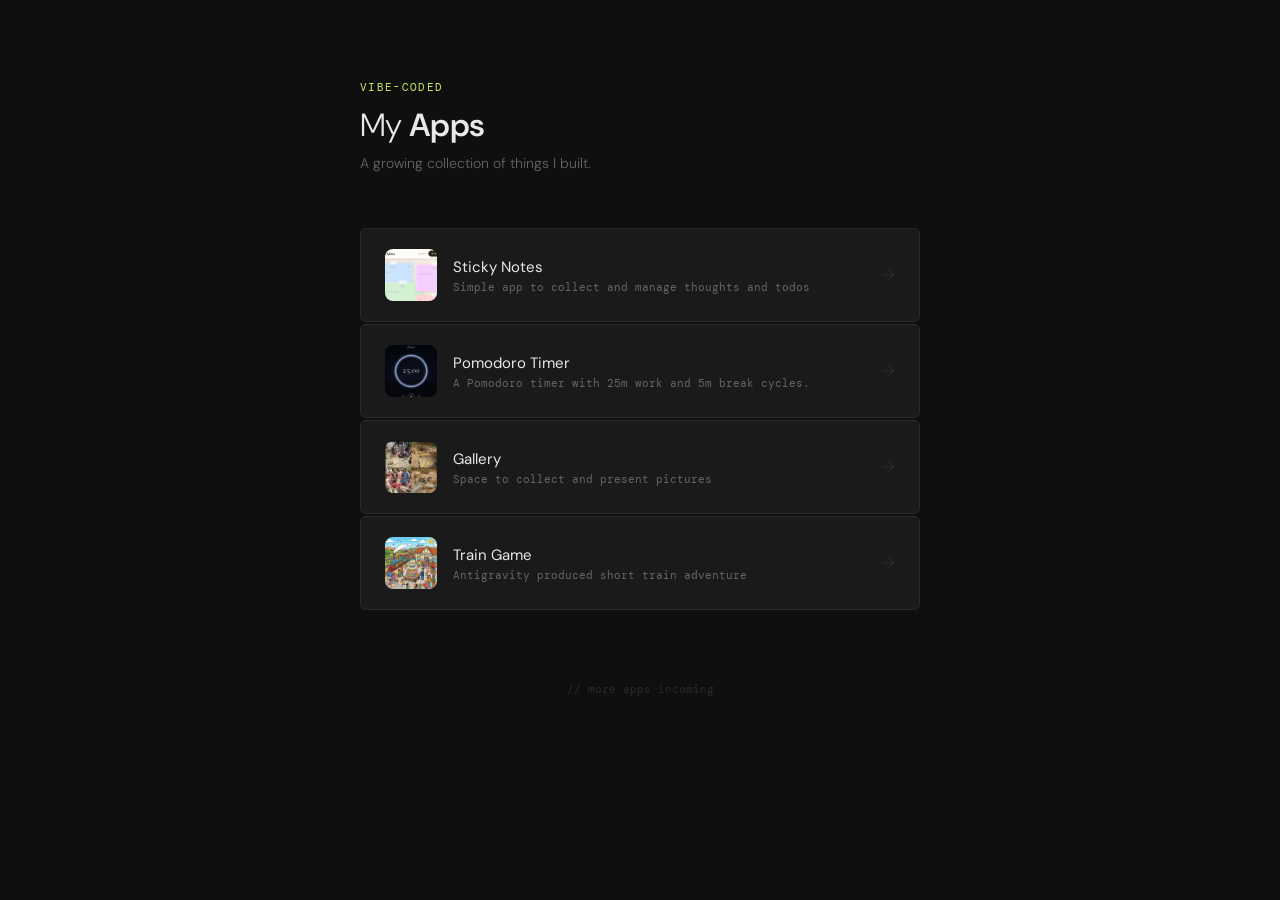
<file: index.html>
<!DOCTYPE html>
<html lang="en">
<head>
  <meta charset="UTF-8">
  <meta name="viewport" content="width=device-width, initial-scale=1.0">
  <title>My Apps</title>
  <link rel="manifest" href="manifest.webmanifest">
  <meta name="theme-color" content="#d8b4fe">
  <link rel="icon" type="image/png" sizes="32x32" href="icon-32.png">
  <link rel="apple-touch-icon" href="icon-180.png">
  <style>
    @import url('https://fonts.googleapis.com/css2?family=DM+Mono:wght@400;500&family=DM+Sans:wght@300;400;600&display=swap');

    *, *::before, *::after { box-sizing: border-box; margin: 0; padding: 0; }

    :root {
      --bg: #0f0f0f;
      --surface: #1a1a1a;
      --border: #2a2a2a;
      --text: #e8e8e8;
      --muted: #666;
      --accent: #c8f060;
    }

    body {
      background: var(--bg);
      color: var(--text);
      font-family: 'DM Sans', sans-serif;
      min-height: 100vh;
      display: flex;
      flex-direction: column;
      align-items: center;
      padding: 80px 24px;
    }

    header {
      text-align: left;
      width: 100%;
      max-width: 560px;
      margin-bottom: 56px;
    }

    header .label {
      font-family: 'DM Mono', monospace;
      font-size: 11px;
      color: var(--accent);
      letter-spacing: 0.12em;
      text-transform: uppercase;
      margin-bottom: 12px;
    }

    h1 {
      font-size: 32px;
      font-weight: 300;
      letter-spacing: -0.02em;
      line-height: 1.2;
    }

    h1 span {
      font-weight: 600;
    }

    .subtitle {
      margin-top: 10px;
      font-size: 14px;
      color: var(--muted);
      font-weight: 300;
    }

    ul {
      list-style: none;
      width: 100%;
      max-width: 560px;
      display: flex;
      flex-direction: column;
      gap: 2px;
    }

    li a {
      display: flex;
      align-items: center;
      justify-content: space-between;
      padding: 20px 24px;
      background: var(--surface);
      border: 1px solid var(--border);
      border-radius: 6px;
      text-decoration: none;
      color: var(--text);
      transition: border-color 0.15s, background 0.15s;
    }

    li a:hover {
      background: #222;
      border-color: var(--accent);
    }

    li a:hover .arrow {
      color: var(--accent);
      transform: translateX(3px);
    }

    .app-name {
      font-size: 15px;
      font-weight: 400;
    }

    .app-desc {
      font-family: 'DM Mono', monospace;
      font-size: 11px;
      color: var(--muted);
      margin-top: 3px;
    }

    .app-thumb {
      width: 52px;
      height: 52px;
      border-radius: 8px;
      object-fit: cover;
      flex-shrink: 0;
      background: var(--border);
    }

    .app-thumb-placeholder {
      width: 52px;
      height: 52px;
      border-radius: 8px;
      background: var(--border);
      flex-shrink: 0;
    }

    .app-info {
      flex: 1;
      padding: 0 16px;
    }

    .arrow {
      font-size: 18px;
      color: var(--border);
      transition: color 0.15s, transform 0.15s;
    }

    footer {
      margin-top: 72px;
      font-family: 'DM Mono', monospace;
      font-size: 11px;
      color: var(--border);
    }
  </style>
</head>
<body>

  <header>
    <div class="label">vibe-coded</div>
    <h1>My <span>Apps</span></h1>
    <p class="subtitle">A growing collection of things I built.</p>
  </header>

  <ul>
    <!-- Add or edit apps below -->

    <li>
      <a href="https://philoutram.github.io/vibe-coded-apps/sticky-notes.html">
        <img class="app-thumb" src="sticky-notes.jpg" alt="Sticky notes thumbnail">
        <div class="app-info">
          <div class="app-name">Sticky Notes</div>
          <div class="app-desc">Simple app to collect and manage thoughts and todos</div>
        </div>
        <span class="arrow">→</span>
      </a>
    </li>

    <li>
      <a href="https://philoutram.github.io/vibe-coded-apps/pomodoro.html">
        <img class="app-thumb" src="pomodoro.jpg" alt="Pomodoro thumbnail">
        <div class="app-info">
          <div class="app-name">Pomodoro Timer</div>
          <div class="app-desc">A Pomodoro timer with 25m work and 5m break cycles.</div>
        </div>
        <span class="arrow">→</span>
      </a>
    </li>

    <li>
      <a href="https://philoutram.github.io/vibe-coded-apps/gallery.html">
        <img class="app-thumb" src="gallery.jpg" alt="Gallery thumbnail">
        <div class="app-info">
          <div class="app-name">Gallery</div>
          <div class="app-desc">Space to collect and present pictures</div>
        </div>
        <span class="arrow">→</span>
      </a>
    </li>

    <li>
      <a href="https://philoutram.github.io/vibe-coded-apps/train-game/index.html">
        <img class="app-thumb" src="train-game/assets/intro_station.png" alt="Gallery thumbnail">
        <div class="app-info">
          <div class="app-name">Train Game</div>
          <div class="app-desc">Antigravity produced short train adventure</div>
        </div>
        <span class="arrow">→</span>
      </a>
    </li>

  </ul>

  <footer>// more apps incoming</footer>

</body>
</html>
</file>
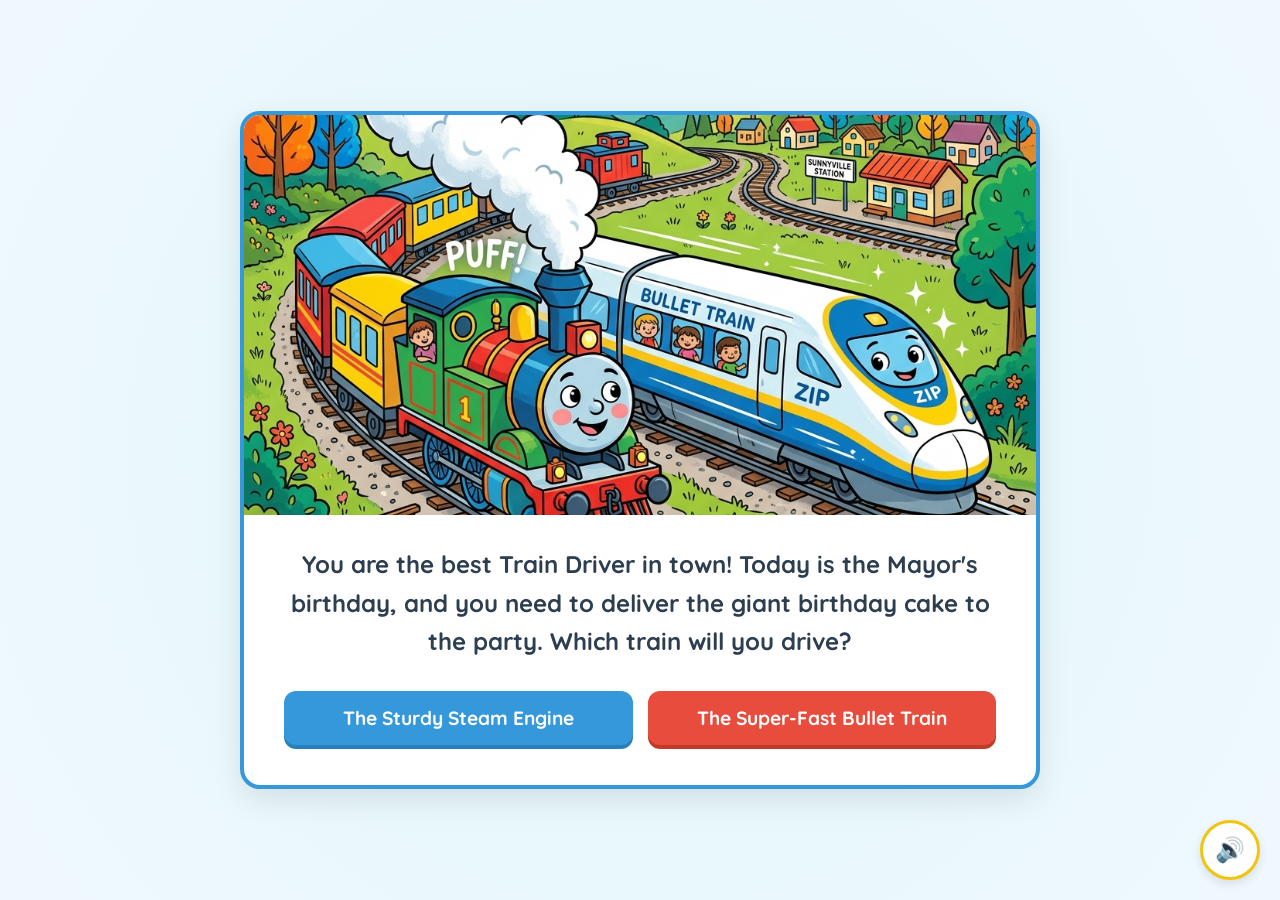
<file: train-game/index.html>
<!DOCTYPE html>
<html lang="en">
<head>
    <meta charset="UTF-8">
    <meta name="viewport" content="width=device-width, initial-scale=1.0">
    <title>Great Train Adventure!</title>
    <link rel="stylesheet" href="index.css">
    <link href="https://fonts.googleapis.com/css2?family=Quicksand:wght@500;700&display=swap" rel="stylesheet">
</head>
<body>
    <div id="game-container">
        <div id="image-container">
            <img id="scene-image" src="" alt="Story Image" style="display:none;">
        </div>
        <div id="story-container">
            <p id="story-text">Loading...</p>
        </div>
        <div id="choices-container">
            <!-- Buttons will be injected here -->
        </div>
    </div>
    
    <button id="sound-toggle" title="Toggle Sound">🔊</button>

    <script src="main.js"></script>
</body>
</html>
</file>
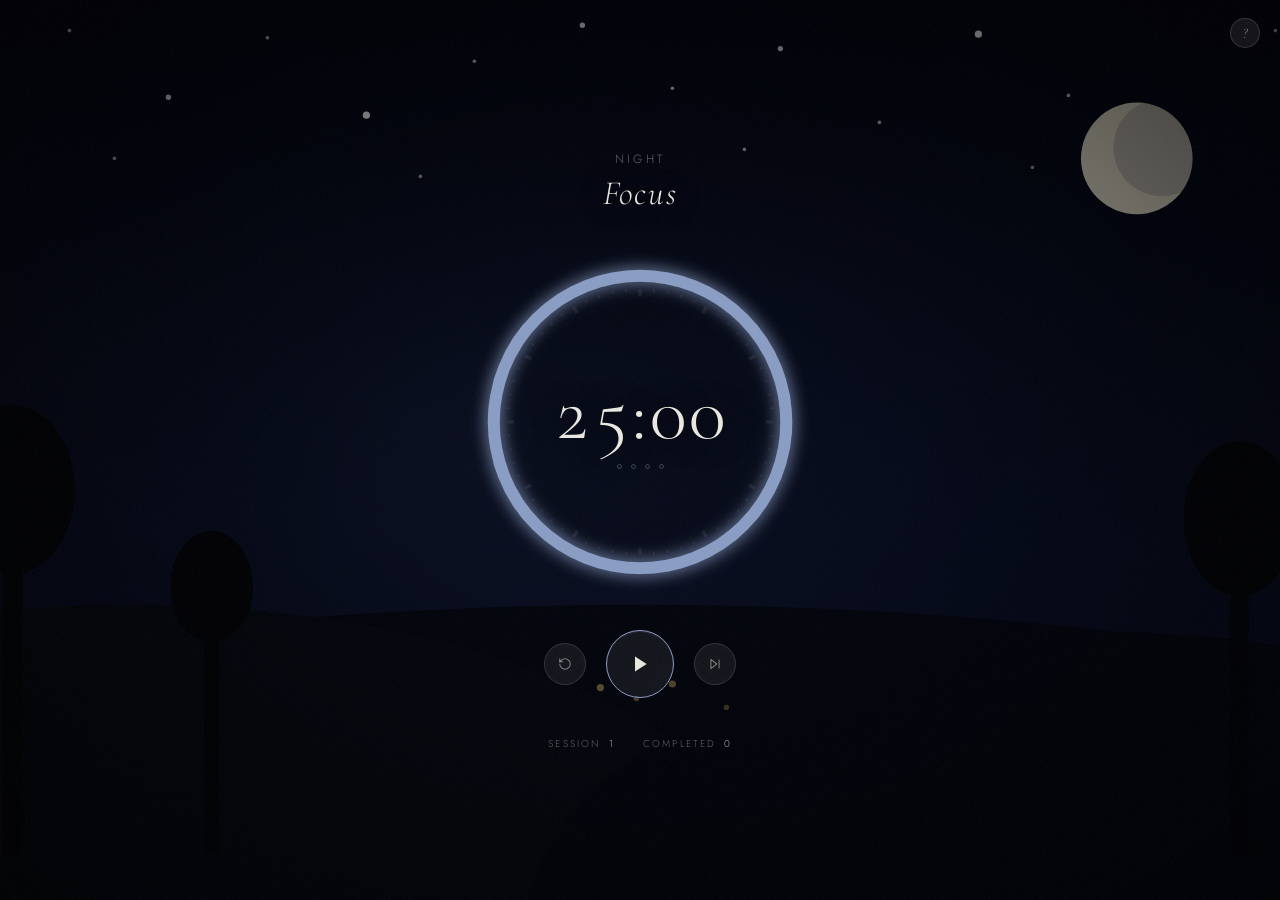
<file: pomodoro.html>
<!DOCTYPE html>
<html lang="en">
<head>
<meta charset="UTF-8">
<meta name="viewport" content="width=device-width, initial-scale=1.0">
<title>Pomodoro</title>
<link href="https://fonts.googleapis.com/css2?family=Cormorant+Garamond:ital,wght@0,300;0,400;1,300;1,400&family=Jost:wght@200;300;400&display=swap" rel="stylesheet">
<style>
  *, *::before, *::after { box-sizing: border-box; margin: 0; padding: 0; }

  :root {
    --accent: #7BA7BC;
    --bg: #1a1f2e;
    --surface: rgba(255,255,255,0.07);
    --surface-border: rgba(255,255,255,0.13);
    --text: #EAE8E0;
    --text-dim: rgba(234,232,224,0.42);
    --size: min(72vw, 340px);
    --stroke: 7;
  }

  body {
    background: var(--bg);
    color: var(--text);
    font-family: 'Jost', sans-serif;
    min-height: 100vh;
    display: flex;
    flex-direction: column;
    align-items: center;
    justify-content: center;
    overflow: hidden;
    position: relative;
    transition: background 3s ease;
  }

  #scene {
    position: fixed;
    inset: 0;
    z-index: 0;
    transition: opacity 2s ease;
  }
  #scene svg { width: 100%; height: 100%; }

  #vignette {
    position: fixed;
    inset: 0;
    z-index: 1;
    background: radial-gradient(ellipse at center, transparent 25%, rgba(0,0,0,0.6) 100%);
    pointer-events: none;
  }

  #tint {
    position: fixed;
    inset: 0;
    z-index: 1;
    background: rgba(0,0,0,0.22);
    pointer-events: none;
  }

  body::after {
    content: '';
    position: fixed;
    inset: 0;
    z-index: 200;
    pointer-events: none;
    opacity: 0.03;
    background-image: url("data:image/svg+xml,%3Csvg viewBox='0 0 512 512' xmlns='http://www.w3.org/2000/svg'%3E%3Cfilter id='n'%3E%3CfeTurbulence type='fractalNoise' baseFrequency='0.85' numOctaves='4' stitchTiles='stitch'/%3E%3C/filter%3E%3Crect width='100%25' height='100%25' filter='url(%23n)'/%3E%3C/svg%3E");
  }

  .container {
    position: relative;
    z-index: 10;
    display: flex;
    flex-direction: column;
    align-items: center;
    gap: 38px;
  }

  .header-group {
    display: flex;
    flex-direction: column;
    align-items: center;
    gap: 5px;
  }

  #timeOfDay {
    font-family: 'Jost', sans-serif;
    font-size: clamp(11px, 2vw, 12px);
    font-weight: 300;
    letter-spacing: 0.28em;
    text-transform: uppercase;
    color: var(--text-dim);
  }

  .mode-label {
    font-family: 'Cormorant Garamond', serif;
    font-size: clamp(26px, 6vw, 34px);
    font-weight: 300;
    font-style: italic;
    letter-spacing: 0.05em;
    color: var(--text);
    text-shadow: 0 2px 24px rgba(0,0,0,0.6);
    transition: color 1s ease;
  }

  .timer-wrap {
    position: relative;
    width: var(--size);
    height: var(--size);
  }

  svg.ring {
    width: 100%;
    height: 100%;
    transform: rotate(-90deg);
  }

  .ring-bg {
    fill: none;
    stroke: rgba(255,255,255,0.07);
    stroke-width: var(--stroke);
  }

  .ring-glass { fill: rgba(8,10,20,0.32); }

  .ring-progress {
    fill: none;
    stroke-width: var(--stroke);
    stroke-linecap: round;
    transition: stroke-dashoffset 1s linear, stroke 1.5s ease, filter 1.5s ease;
    stroke: var(--accent);
    filter: drop-shadow(0 0 5px var(--accent));
  }

  .timer-center {
    position: absolute;
    inset: 0;
    display: flex;
    flex-direction: column;
    align-items: center;
    justify-content: center;
    gap: 12px;
  }

  .time-display {
    font-family: 'Cormorant Garamond', serif;
    font-size: clamp(54px, 14vw, 78px);
    font-weight: 300;
    letter-spacing: 0.02em;
    line-height: 1;
    color: var(--text);
    font-variant-numeric: tabular-nums;
    text-shadow: 0 2px 28px rgba(0,0,0,0.65);
  }

  .dots {
    display: flex;
    gap: 9px;
    align-items: center;
  }

  .dot {
    width: 5px;
    height: 5px;
    border-radius: 50%;
    background: transparent;
    border: 1px solid rgba(255,255,255,0.22);
    transition: all 0.6s ease;
  }

  .dot.filled {
    background: var(--accent);
    border-color: var(--accent);
    box-shadow: 0 0 6px var(--accent);
  }

  .controls {
    display: flex;
    align-items: center;
    gap: 20px;
  }

  button {
    cursor: pointer;
    border: none;
    background: none;
    color: var(--text);
    transition: all 0.25s ease;
    font-family: 'Jost', sans-serif;
    display: flex;
    align-items: center;
    justify-content: center;
  }

  button:hover { opacity: 0.6; }
  button:active { transform: scale(0.93); }

  .btn-secondary {
    width: 42px;
    height: 42px;
    border-radius: 50%;
    background: var(--surface);
    border: 1px solid var(--surface-border);
    color: rgba(234,232,224,0.5);
    backdrop-filter: blur(12px);
    -webkit-backdrop-filter: blur(12px);
  }

  .btn-main {
    width: 68px;
    height: 68px;
    border-radius: 50%;
    background: var(--surface);
    border: 1.5px solid var(--accent);
    box-shadow: 0 0 0 0 var(--accent), inset 0 1px 0 rgba(255,255,255,0.08);
    transition: border-color 1.5s ease, box-shadow 0.5s ease, transform 0.2s ease;
    backdrop-filter: blur(14px);
    -webkit-backdrop-filter: blur(14px);
  }

  .btn-main:hover {
    opacity: 1;
    box-shadow: 0 0 22px 3px var(--accent), inset 0 1px 0 rgba(255,255,255,0.08);
    transform: scale(1.04);
  }

  .info-row {
    display: flex;
    gap: 28px;
    font-size: 10px;
    font-weight: 300;
    letter-spacing: 0.22em;
    color: var(--text-dim);
    text-transform: uppercase;
  }

  .info-item { display: flex; gap: 7px; align-items: center; }
  .info-val { color: rgba(234,232,224,0.72); }

  .running .btn-main {
    animation: breathe 5s ease-in-out infinite;
  }

  @keyframes breathe {
    0%, 100% { box-shadow: 0 0 8px 0 var(--accent), inset 0 1px 0 rgba(255,255,255,0.08); }
    50%       { box-shadow: 0 0 26px 5px var(--accent), inset 0 1px 0 rgba(255,255,255,0.08); }
  }

  @keyframes fadeGlow {
    0%,100% { opacity:1; }
    45%     { opacity:0.45; }
  }
  .flash { animation: fadeGlow 1.6s ease 2; }

  /* ── Help button ── */
  #helpBtn {
    position: fixed;
    top: 18px;
    right: 20px;
    z-index: 50;
    width: 30px;
    height: 30px;
    border-radius: 50%;
    background: rgba(255,255,255,0.08);
    border: 1px solid rgba(255,255,255,0.14);
    color: rgba(234,232,224,0.45);
    font-family: 'Cormorant Garamond', serif;
    font-size: 15px;
    font-style: italic;
    font-weight: 400;
    cursor: pointer;
    display: flex;
    align-items: center;
    justify-content: center;
    transition: all 0.25s ease;
    backdrop-filter: blur(10px);
    -webkit-backdrop-filter: blur(10px);
    line-height: 1;
  }
  #helpBtn:hover {
    background: rgba(255,255,255,0.13);
    color: rgba(234,232,224,0.82);
    border-color: rgba(255,255,255,0.22);
  }

  /* ── Modal backdrop ── */
  #helpBackdrop {
    position: fixed;
    inset: 0;
    z-index: 300;
    background: rgba(0,0,0,0.55);
    backdrop-filter: blur(6px);
    -webkit-backdrop-filter: blur(6px);
    opacity: 0;
    pointer-events: none;
    transition: opacity 0.3s ease;
  }
  #helpBackdrop.open {
    opacity: 1;
    pointer-events: all;
  }

  /* ── Modal panel ── */
  #helpModal {
    position: fixed;
    top: 50%;
    left: 50%;
    z-index: 310;
    transform: translate(-50%, -46%) scale(0.96);
    width: min(88vw, 400px);
    background: rgba(16,14,28,0.88);
    border: 1px solid rgba(255,255,255,0.12);
    border-radius: 16px;
    padding: 32px 30px 28px;
    opacity: 0;
    pointer-events: none;
    transition: opacity 0.3s ease, transform 0.3s ease;
    backdrop-filter: blur(20px);
    -webkit-backdrop-filter: blur(20px);
    box-shadow: 0 24px 80px rgba(0,0,0,0.55);
  }
  #helpModal.open {
    opacity: 1;
    pointer-events: all;
    transform: translate(-50%, -50%) scale(1);
  }

  .help-title {
    font-family: 'Cormorant Garamond', serif;
    font-size: 22px;
    font-weight: 300;
    font-style: italic;
    color: var(--text);
    margin-bottom: 20px;
    letter-spacing: 0.04em;
  }

  .help-section {
    margin-bottom: 18px;
  }

  .help-section-title {
    font-size: 9px;
    font-weight: 400;
    letter-spacing: 0.26em;
    text-transform: uppercase;
    color: var(--accent);
    margin-bottom: 9px;
    opacity: 0.85;
  }

  .help-item {
    display: flex;
    gap: 12px;
    align-items: flex-start;
    margin-bottom: 8px;
  }

  .help-icon {
    width: 22px;
    height: 22px;
    border-radius: 50%;
    background: rgba(255,255,255,0.07);
    border: 1px solid rgba(255,255,255,0.10);
    display: flex;
    align-items: center;
    justify-content: center;
    flex-shrink: 0;
    margin-top: 1px;
    color: var(--accent);
  }

  .help-text {
    font-size: 12.5px;
    font-weight: 300;
    color: rgba(234,232,224,0.72);
    line-height: 1.55;
    letter-spacing: 0.01em;
  }

  .help-text strong {
    color: rgba(234,232,224,0.92);
    font-weight: 400;
  }

  .help-divider {
    height: 1px;
    background: rgba(255,255,255,0.07);
    margin: 16px 0;
  }

  #helpClose {
    position: absolute;
    top: 14px;
    right: 16px;
    width: 26px;
    height: 26px;
    border-radius: 50%;
    background: transparent;
    border: none;
    color: rgba(234,232,224,0.35);
    font-size: 18px;
    cursor: pointer;
    display: flex;
    align-items: center;
    justify-content: center;
    transition: color 0.2s ease;
    line-height: 1;
  }
  #helpClose:hover { color: rgba(234,232,224,0.75); }
</style>
</head>
<body>

<div id="scene"></div>
<div id="tint"></div>
<div id="vignette"></div>

<!-- Help button -->
<button id="helpBtn" title="Help">?</button>

<!-- Help modal backdrop -->
<div id="helpBackdrop"></div>

<!-- Help modal -->
<div id="helpModal">
  <button id="helpClose">&#x2715;</button>
  <div class="help-title">How it works</div>

  <div class="help-section">
    <div class="help-section-title">The Pomodoro Technique</div>
    <div class="help-item">
      <div class="help-icon">
        <svg width="11" height="11" viewBox="0 0 24 24" fill="none" stroke="currentColor" stroke-width="2.2" stroke-linecap="round"><circle cx="12" cy="12" r="9"/><polyline points="12,7 12,12 15,15"/></svg>
      </div>
      <div class="help-text"><strong>25 minutes of focused work</strong>, followed by a <strong>5 minute rest</strong>. Repeat to build deep, sustained concentration without burnout.</div>
    </div>
    <div class="help-item">
      <div class="help-icon">
        <svg width="11" height="11" viewBox="0 0 24 24" fill="currentColor"><circle cx="5" cy="12" r="2"/><circle cx="12" cy="12" r="2"/><circle cx="19" cy="12" r="2"/></svg>
      </div>
      <div class="help-text">The <strong>four dots</strong> below the time track your progress through one full cycle of four Pomodoros.</div>
    </div>
  </div>

  <div class="help-divider"></div>

  <div class="help-section">
    <div class="help-section-title">Controls</div>
    <div class="help-item">
      <div class="help-icon">
        <svg width="10" height="10" viewBox="0 0 24 24" fill="currentColor"><polygon points="6,3 20,12 6,21"/></svg>
      </div>
      <div class="help-text"><strong>Play / Pause</strong> — start or pause the current session at any time.</div>
    </div>
    <div class="help-item">
      <div class="help-icon">
        <svg width="11" height="11" viewBox="0 0 24 24" fill="none" stroke="currentColor" stroke-width="2.2" stroke-linecap="round"><path d="M3 12a9 9 0 1 0 9-9A9.75 9.75 0 0 0 5.26 5.26L3 8"/><path d="M3 3v5h5"/></svg>
      </div>
      <div class="help-text"><strong>Reset</strong> — restart the current session's timer without changing your session count.</div>
    </div>
    <div class="help-item">
      <div class="help-icon">
        <svg width="11" height="11" viewBox="0 0 24 24" fill="none" stroke="currentColor" stroke-width="2.2" stroke-linecap="round"><polygon points="5,4 15,12 5,20"/><line x1="19" y1="5" x2="19" y2="19"/></svg>
      </div>
      <div class="help-text"><strong>Skip</strong> — jump straight to the next phase (Focus → Rest, or Rest → Focus).</div>
    </div>
  </div>

  <div class="help-divider"></div>

  <div class="help-section">
    <div class="help-section-title">Living Backgrounds</div>
    <div class="help-item">
      <div class="help-icon">
        <svg width="11" height="11" viewBox="0 0 24 24" fill="none" stroke="currentColor" stroke-width="2.2" stroke-linecap="round"><circle cx="12" cy="12" r="4"/><line x1="12" y1="2" x2="12" y2="4"/><line x1="12" y1="20" x2="12" y2="22"/><line x1="4.22" y1="4.22" x2="5.64" y2="5.64"/><line x1="18.36" y1="18.36" x2="19.78" y2="19.78"/><line x1="2" y1="12" x2="4" y2="12"/><line x1="20" y1="12" x2="22" y2="12"/></svg>
      </div>
      <div class="help-text">The <strong>background scene</strong> reflects your actual time of day — dawn, morning, afternoon, late afternoon, dusk, evening, and night — crossfading gently if the period changes while you work.</div>
    </div>
    <div class="help-item">
      <div class="help-icon">
        <svg width="11" height="11" viewBox="0 0 24 24" fill="none" stroke="currentColor" stroke-width="2.2" stroke-linecap="round"><path d="M12 3a6 6 0 0 0 9 9 9 9 0 1 1-9-9Z"/></svg>
      </div>
      <div class="help-text">The <strong>ring and accent colour</strong> shift with the time of day — cool blues in the morning, warm ambers at dusk, soft indigos at night.</div>
    </div>
  </div>
</div>

<div class="container" id="app">
  <div class="header-group">
    <div id="timeOfDay">Morning</div>
    <div class="mode-label" id="modeLabel">Focus</div>
  </div>

  <div class="timer-wrap">
    <svg class="ring" viewBox="0 0 200 200" id="ringsvg">
      <g id="ticks"></g>
      <circle class="ring-bg" cx="100" cy="100" r="86"/>
      <circle class="ring-glass" cx="100" cy="100" r="79"/>
      <circle class="ring-progress" id="progressRing" cx="100" cy="100" r="86"/>
    </svg>
    <div class="timer-center">
      <div class="time-display" id="timeDisplay">25:00</div>
      <div class="dots">
        <div class="dot filled" data-i="0"></div>
        <div class="dot" data-i="1"></div>
        <div class="dot" data-i="2"></div>
        <div class="dot" data-i="3"></div>
      </div>
    </div>
  </div>

  <div class="controls">
    <button class="btn-secondary" id="btnReset" title="Reset">
      <svg width="14" height="14" viewBox="0 0 24 24" fill="none" stroke="currentColor" stroke-width="1.8" stroke-linecap="round" stroke-linejoin="round">
        <path d="M3 12a9 9 0 1 0 9-9 9.75 9.75 0 0 0-6.74 2.74L3 8"/>
        <path d="M3 3v5h5"/>
      </svg>
    </button>

    <button class="btn-main" id="btnPlay" title="Start/Pause">
      <svg id="iconPlay" width="20" height="20" viewBox="0 0 24 24" fill="currentColor">
        <polygon points="6,3 20,12 6,21"/>
      </svg>
      <svg id="iconPause" width="20" height="20" viewBox="0 0 24 24" fill="currentColor" style="display:none">
        <rect x="6" y="4" width="4" height="16" rx="1.5"/>
        <rect x="14" y="4" width="4" height="16" rx="1.5"/>
      </svg>
    </button>

    <button class="btn-secondary" id="btnSkip" title="Skip">
      <svg width="14" height="14" viewBox="0 0 24 24" fill="none" stroke="currentColor" stroke-width="1.8" stroke-linecap="round" stroke-linejoin="round">
        <polygon points="5,4 15,12 5,20"/>
        <line x1="19" y1="5" x2="19" y2="19"/>
      </svg>
    </button>
  </div>

  <div class="info-row">
    <div class="info-item">Session <span class="info-val" id="infoSession">1</span></div>
    <div class="info-item">Completed <span class="info-val" id="infoCompleted">0</span></div>
  </div>
</div>

<script>
/* ─── Scenes ─────────────────────────────────────────────────── */
function getTimeOfDay() {
  const h = new Date().getHours();
  if (h >= 5  && h < 7)  return 'dawn';
  if (h >= 7  && h < 12) return 'morning';
  if (h >= 12 && h < 15) return 'afternoon';
  if (h >= 15 && h < 18) return 'lateafternoon';
  if (h >= 18 && h < 20) return 'dusk';
  if (h >= 20 && h < 22) return 'evening';
  return 'night';
}

const scenes = {
  dawn: {
    label: 'Dawn',
    work: '#C4A882', brk: '#A8C4A8',
    svg: `<svg viewBox="0 0 800 500" preserveAspectRatio="xMidYMid slice" xmlns="http://www.w3.org/2000/svg">
  <defs>
    <linearGradient id="g0" x1="0" y1="0" x2="0" y2="1">
      <stop offset="0%" stop-color="#1a0a2e"/>
      <stop offset="42%" stop-color="#6b2d6b"/>
      <stop offset="72%" stop-color="#e8724a"/>
      <stop offset="100%" stop-color="#f5c26b"/>
    </linearGradient>
    <radialGradient id="g1" cx="50%" cy="86%" r="26%">
      <stop offset="0%" stop-color="#fff5d6" stop-opacity="0.9"/>
      <stop offset="55%" stop-color="#f5a623" stop-opacity="0.35"/>
      <stop offset="100%" stop-color="transparent"/>
    </radialGradient>
  </defs>
  <rect width="800" height="500" fill="url(#g0)"/>
  <rect width="800" height="500" fill="url(#g1)"/>
  <ellipse cx="400" cy="355" rx="520" ry="55" fill="#f5c26b" opacity="0.12"/>
  <ellipse cx="400" cy="490" rx="700" ry="200" fill="#120d20"/>
  <ellipse cx="120" cy="480" rx="340" ry="160" fill="#1a1230"/>
  <ellipse cx="680" cy="490" rx="290" ry="155" fill="#140e22"/>
  <rect x="58" y="338" width="7" height="65" fill="#0d0a18"/>
  <ellipse cx="61" cy="325" rx="19" ry="27" fill="#0d0a18"/>
  <rect x="108" y="328" width="6" height="58" fill="#0d0a18"/>
  <ellipse cx="111" cy="316" rx="15" ry="23" fill="#0d0a18"/>
  <rect x="698" y="333" width="7" height="62" fill="#0d0a18"/>
  <ellipse cx="701" cy="320" rx="19" ry="27" fill="#0d0a18"/>
  <rect x="748" y="343" width="6" height="52" fill="#0d0a18"/>
  <ellipse cx="751" cy="332" rx="14" ry="21" fill="#0d0a18"/>
  <circle cx="118" cy="62" r="1.5" fill="white" opacity="0.28"/>
  <circle cx="218" cy="42" r="1" fill="white" opacity="0.22"/>
  <circle cx="598" cy="55" r="1.5" fill="white" opacity="0.24"/>
  <circle cx="678" cy="30" r="1" fill="white" opacity="0.18"/>
</svg>`
  },
  morning: {
    label: 'Morning',
    work: '#7BAFC4', brk: '#8DC49B',
    svg: `<svg viewBox="0 0 800 500" preserveAspectRatio="xMidYMid slice" xmlns="http://www.w3.org/2000/svg">
  <defs>
    <linearGradient id="g0" x1="0" y1="0" x2="0" y2="1">
      <stop offset="0%" stop-color="#c8e0f4"/>
      <stop offset="55%" stop-color="#a0cce8"/>
      <stop offset="100%" stop-color="#b8e4d0"/>
    </linearGradient>
    <radialGradient id="g1" cx="70%" cy="26%" r="18%">
      <stop offset="0%" stop-color="#fff8d8" stop-opacity="0.95"/>
      <stop offset="42%" stop-color="#ffe08a" stop-opacity="0.32"/>
      <stop offset="100%" stop-color="transparent"/>
    </radialGradient>
  </defs>
  <rect width="800" height="500" fill="url(#g0)"/>
  <rect width="800" height="500" fill="url(#g1)"/>
  <ellipse cx="200" cy="118" rx="122" ry="36" fill="white" opacity="0.48"/>
  <ellipse cx="242" cy="106" rx="82" ry="28" fill="white" opacity="0.54"/>
  <ellipse cx="562" cy="88" rx="102" ry="27" fill="white" opacity="0.38"/>
  <ellipse cx="592" cy="78" rx="66" ry="22" fill="white" opacity="0.44"/>
  <ellipse cx="400" cy="560" rx="620" ry="200" fill="#72a864"/>
  <ellipse cx="180" cy="540" rx="360" ry="160" fill="#88c078"/>
  <ellipse cx="660" cy="548" rx="310" ry="152" fill="#7eb86c"/>
  <rect x="0" y="400" width="800" height="100" fill="#58904c"/>
  <rect x="78" y="296" width="11" height="108" fill="#48782e" rx="2"/>
  <ellipse cx="83" cy="280" rx="34" ry="44" fill="#5c9444"/>
  <ellipse cx="70" cy="294" rx="25" ry="35" fill="#6aab52"/>
  <rect x="678" y="308" width="10" height="96" fill="#48782e" rx="2"/>
  <ellipse cx="683" cy="293" rx="30" ry="40" fill="#5c9444"/>
  <ellipse cx="693" cy="305" rx="22" ry="30" fill="#6aab52"/>
  <rect x="340" y="336" width="82" height="66" fill="#d2c2a4"/>
  <polygon points="328,336 422,336 375,294" fill="#9e7448"/>
  <rect x="354" y="356" width="19" height="28" fill="#8aa898" rx="2"/>
  <rect x="383" y="352" width="17" height="16" fill="#c6dce6" rx="1"/>
  <line x1="278" y1="390" x2="338" y2="390" stroke="#c6b688" stroke-width="2"/>
  <line x1="422" y1="390" x2="478" y2="390" stroke="#c6b688" stroke-width="2"/>
  <line x1="290" y1="382" x2="290" y2="398" stroke="#c6b688" stroke-width="2"/>
  <line x1="310" y1="382" x2="310" y2="398" stroke="#c6b688" stroke-width="2"/>
  <line x1="330" y1="382" x2="330" y2="398" stroke="#c6b688" stroke-width="2"/>
  <line x1="432" y1="382" x2="432" y2="398" stroke="#c6b688" stroke-width="2"/>
  <line x1="452" y1="382" x2="452" y2="398" stroke="#c6b688" stroke-width="2"/>
  <line x1="470" y1="382" x2="470" y2="398" stroke="#c6b688" stroke-width="2"/>
</svg>`
  },
  afternoon: {
    label: 'Afternoon',
    work: '#7AAFC4', brk: '#8DC49B',
    svg: `<svg viewBox="0 0 800 500" preserveAspectRatio="xMidYMid slice" xmlns="http://www.w3.org/2000/svg">
  <defs>
    <linearGradient id="g0" x1="0" y1="0" x2="0" y2="1">
      <stop offset="0%" stop-color="#3e88d8"/>
      <stop offset="65%" stop-color="#78b6e8"/>
      <stop offset="100%" stop-color="#b2d8f0"/>
    </linearGradient>
    <radialGradient id="g1" cx="54%" cy="20%" r="14%">
      <stop offset="0%" stop-color="#fff8cc" stop-opacity="1"/>
      <stop offset="36%" stop-color="#ffe978" stop-opacity="0.48"/>
      <stop offset="100%" stop-color="transparent"/>
    </radialGradient>
  </defs>
  <rect width="800" height="500" fill="url(#g0)"/>
  <rect width="800" height="500" fill="url(#g1)"/>
  <ellipse cx="158" cy="138" rx="142" ry="46" fill="white" opacity="0.78"/>
  <ellipse cx="200" cy="115" rx="98" ry="42" fill="white" opacity="0.84"/>
  <ellipse cx="128" cy="128" rx="72" ry="33" fill="white" opacity="0.72"/>
  <ellipse cx="578" cy="108" rx="124" ry="39" fill="white" opacity="0.68"/>
  <ellipse cx="618" cy="90" rx="88" ry="35" fill="white" opacity="0.74"/>
  <ellipse cx="400" cy="490" rx="700" ry="185" fill="#588846"/>
  <ellipse cx="148" cy="468" rx="308" ry="142" fill="#689c54"/>
  <ellipse cx="678" cy="475" rx="282" ry="132" fill="#609858"/>
  <ellipse cx="400" cy="428" rx="205" ry="42" fill="#68aed4" opacity="0.55"/>
  <ellipse cx="400" cy="428" rx="195" ry="34" fill="#78bede" opacity="0.38"/>
  <rect x="0" y="410" width="800" height="90" fill="#487836"/>
  <rect x="48" y="275" width="12" height="140" fill="#3c6828" rx="2"/>
  <ellipse cx="54" cy="258" rx="40" ry="52" fill="#4c7e3c"/>
  <rect x="718" y="292" width="11" height="122" fill="#3c6828" rx="2"/>
  <ellipse cx="723" cy="276" rx="36" ry="46" fill="#4c7e3c"/>
  <rect x="598" y="318" width="9" height="97" fill="#3c6828" rx="2"/>
  <ellipse cx="602" cy="306" rx="28" ry="36" fill="#4c7e3c"/>
</svg>`
  },
  lateafternoon: {
    label: 'Late Afternoon',
    work: '#C4956A', brk: '#8DC49B',
    svg: `<svg viewBox="0 0 800 500" preserveAspectRatio="xMidYMid slice" xmlns="http://www.w3.org/2000/svg">
  <defs>
    <linearGradient id="g0" x1="0" y1="0" x2="0" y2="1">
      <stop offset="0%" stop-color="#3868aa"/>
      <stop offset="43%" stop-color="#c87838"/>
      <stop offset="72%" stop-color="#e8a840"/>
      <stop offset="100%" stop-color="#f0c874"/>
    </linearGradient>
    <radialGradient id="g1" cx="20%" cy="72%" r="24%">
      <stop offset="0%" stop-color="#fff0ba" stop-opacity="0.96"/>
      <stop offset="46%" stop-color="#f5a01e" stop-opacity="0.48"/>
      <stop offset="100%" stop-color="transparent"/>
    </radialGradient>
  </defs>
  <rect width="800" height="500" fill="url(#g0)"/>
  <rect width="800" height="500" fill="url(#g1)"/>
  <ellipse cx="498" cy="148" rx="134" ry="39" fill="#f5d09a" opacity="0.56"/>
  <ellipse cx="538" cy="133" rx="92" ry="30" fill="#f5e0ac" opacity="0.62"/>
  <ellipse cx="198" cy="178" rx="102" ry="30" fill="#f5c884" opacity="0.48"/>
  <ellipse cx="400" cy="525" rx="700" ry="205" fill="#1a2a18"/>
  <ellipse cx="98" cy="485" rx="348" ry="165" fill="#1e3020"/>
  <ellipse cx="698" cy="495" rx="308" ry="162" fill="#1a2818"/>
  <rect x="678" y="318" width="9" height="162" fill="#0d1a0c"/>
  <ellipse cx="682" cy="304" rx="27" ry="37" fill="#0d1a0c"/>
  <rect x="53" y="328" width="9" height="152" fill="#0d1a0c"/>
  <ellipse cx="57" cy="314" rx="29" ry="39" fill="#0d1a0c"/>
  <rect x="138" y="348" width="8" height="132" fill="#0d1a0c"/>
  <ellipse cx="142" cy="336" rx="23" ry="31" fill="#0d1a0c"/>
  <rect x="0" y="352" width="800" height="18" fill="#e8b05c" opacity="0.1"/>
</svg>`
  },
  dusk: {
    label: 'Dusk',
    work: '#B88AC0', brk: '#8ABCB4',
    svg: `<svg viewBox="0 0 800 500" preserveAspectRatio="xMidYMid slice" xmlns="http://www.w3.org/2000/svg">
  <defs>
    <linearGradient id="g0" x1="0" y1="0" x2="0" y2="1">
      <stop offset="0%" stop-color="#18103e"/>
      <stop offset="33%" stop-color="#582870"/>
      <stop offset="62%" stop-color="#c84870"/>
      <stop offset="83%" stop-color="#e87848"/>
      <stop offset="100%" stop-color="#f0a854"/>
    </linearGradient>
    <radialGradient id="g1" cx="50%" cy="88%" r="22%">
      <stop offset="0%" stop-color="#fff0bc" stop-opacity="0.78"/>
      <stop offset="52%" stop-color="#e87848" stop-opacity="0.38"/>
      <stop offset="100%" stop-color="transparent"/>
    </radialGradient>
  </defs>
  <rect width="800" height="500" fill="url(#g0)"/>
  <rect width="800" height="500" fill="url(#g1)"/>
  <ellipse cx="298" cy="128" rx="152" ry="43" fill="#c878a8" opacity="0.33"/>
  <ellipse cx="338" cy="110" rx="102" ry="33" fill="#d890b8" opacity="0.28"/>
  <ellipse cx="598" cy="152" rx="112" ry="35" fill="#e09898" opacity="0.28"/>
  <circle cx="98" cy="52" r="1.5" fill="white" opacity="0.58"/>
  <circle cx="178" cy="36" r="1" fill="white" opacity="0.48"/>
  <circle cx="648" cy="43" r="1.5" fill="white" opacity="0.52"/>
  <circle cx="718" cy="28" r="1" fill="white" opacity="0.38"/>
  <circle cx="548" cy="62" r="1" fill="white" opacity="0.42"/>
  <ellipse cx="400" cy="522" rx="700" ry="202" fill="#120d25"/>
  <ellipse cx="98" cy="492" rx="352" ry="172" fill="#160e28"/>
  <ellipse cx="698" cy="502" rx="302" ry="162" fill="#120d22"/>
  <rect x="353" y="352" width="13" height="48" fill="#0a0818"/>
  <rect x="370" y="362" width="11" height="38" fill="#0a0818"/>
  <rect x="385" y="347" width="15" height="53" fill="#0a0818"/>
  <rect x="404" y="357" width="11" height="43" fill="#0a0818"/>
  <rect x="418" y="365" width="13" height="35" fill="#0a0818"/>
  <rect x="357" y="360" width="4" height="3" fill="#f5c058" opacity="0.68"/>
  <rect x="389" y="355" width="4" height="3" fill="#f5c058" opacity="0.62"/>
  <rect x="408" y="364" width="3" height="3" fill="#f5c058" opacity="0.58"/>
  <rect x="58" y="328" width="8" height="142" fill="#0a0818"/>
  <ellipse cx="62" cy="314" rx="23" ry="31" fill="#0a0818"/>
  <rect x="718" y="338" width="8" height="132" fill="#0a0818"/>
  <ellipse cx="722" cy="324" rx="21" ry="29" fill="#0a0818"/>
</svg>`
  },
  evening: {
    label: 'Evening',
    work: '#9BAED4', brk: '#8ABCB0',
    svg: `<svg viewBox="0 0 800 500" preserveAspectRatio="xMidYMid slice" xmlns="http://www.w3.org/2000/svg">
  <defs>
    <linearGradient id="g0" x1="0" y1="0" x2="0" y2="1">
      <stop offset="0%" stop-color="#070516"/>
      <stop offset="48%" stop-color="#18123e"/>
      <stop offset="100%" stop-color="#261850"/>
    </linearGradient>
    <radialGradient id="g1" cx="68%" cy="24%" r="13%">
      <stop offset="0%" stop-color="#e8e2d6" stop-opacity="0.94"/>
      <stop offset="46%" stop-color="#c8cede" stop-opacity="0.28"/>
      <stop offset="100%" stop-color="transparent"/>
    </radialGradient>
  </defs>
  <rect width="800" height="500" fill="url(#g0)"/>
  <rect width="800" height="500" fill="url(#g1)"/>
  <circle cx="544" cy="122" r="29" fill="#eee8da" opacity="0.90"/>
  <circle cx="538" cy="117" r="27" fill="#18123e" opacity="0.17"/>
  <circle cx="78" cy="58" r="1.5" fill="white" opacity="0.78"/>
  <circle cx="158" cy="34" r="1" fill="white" opacity="0.68"/>
  <circle cx="248" cy="74" r="1.5" fill="white" opacity="0.62"/>
  <circle cx="338" cy="44" r="1" fill="white" opacity="0.58"/>
  <circle cx="428" cy="27" r="1.5" fill="white" opacity="0.72"/>
  <circle cx="638" cy="64" r="1" fill="white" opacity="0.52"/>
  <circle cx="698" cy="38" r="1.5" fill="white" opacity="0.68"/>
  <circle cx="748" cy="86" r="1" fill="white" opacity="0.58"/>
  <circle cx="488" cy="52" r="1" fill="white" opacity="0.62"/>
  <ellipse cx="400" cy="520" rx="700" ry="202" fill="#0c0a20"/>
  <ellipse cx="98" cy="492" rx="362" ry="172" fill="#100e26"/>
  <ellipse cx="678" cy="502" rx="324" ry="167" fill="#0c0a22"/>
  <rect x="342" y="342" width="92" height="68" fill="#181428"/>
  <polygon points="332,342 444,342 388,300" fill="#130f24"/>
  <rect x="354" y="358" width="23" height="17" fill="#f5c05a" opacity="0.62" rx="1"/>
  <rect x="394" y="358" width="23" height="17" fill="#f5c05a" opacity="0.57" rx="1"/>
  <ellipse cx="365" cy="412" rx="19" ry="6" fill="#f5c05a" opacity="0.09"/>
  <ellipse cx="405" cy="412" rx="17" ry="5" fill="#f5c05a" opacity="0.07"/>
  <rect x="52" y="298" width="11" height="172" fill="#080618"/>
  <ellipse cx="57" cy="282" rx="33" ry="45" fill="#080618"/>
  <rect x="716" y="308" width="10" height="162" fill="#080618"/>
  <ellipse cx="721" cy="293" rx="29" ry="41" fill="#080618"/>
</svg>`
  },
  night: {
    label: 'Night',
    work: '#8A9DC4', brk: '#7ABCB0',
    svg: `<svg viewBox="0 0 800 500" preserveAspectRatio="xMidYMid slice" xmlns="http://www.w3.org/2000/svg">
  <defs>
    <linearGradient id="g0" x1="0" y1="0" x2="0" y2="1">
      <stop offset="0%" stop-color="#010410"/>
      <stop offset="58%" stop-color="#060b20"/>
      <stop offset="100%" stop-color="#090e26"/>
    </linearGradient>
    <radialGradient id="g1" cx="44%" cy="50%" r="56%">
      <stop offset="0%" stop-color="#98b4e6" stop-opacity="0.055"/>
      <stop offset="100%" stop-color="transparent"/>
    </radialGradient>
  </defs>
  <rect width="800" height="500" fill="url(#g0)"/>
  <rect width="800" height="500" fill="url(#g1)"/>
  <circle cx="676" cy="88" r="31" fill="#eee8d2" opacity="0.88"/>
  <circle cx="690" cy="82" r="27" fill="#060b20" opacity="0.16"/>
  <circle cx="38" cy="28" r="1.5" fill="white" opacity="0.88"/>
  <circle cx="83" cy="17" r="1" fill="white" opacity="0.72"/>
  <circle cx="138" cy="54" r="1.5" fill="white" opacity="0.78"/>
  <circle cx="193" cy="21" r="1" fill="white" opacity="0.68"/>
  <circle cx="248" cy="64" r="2" fill="white" opacity="0.83"/>
  <circle cx="308" cy="34" r="1" fill="white" opacity="0.62"/>
  <circle cx="368" cy="14" r="1.5" fill="white" opacity="0.78"/>
  <circle cx="418" cy="49" r="1" fill="white" opacity="0.68"/>
  <circle cx="478" cy="27" r="1.5" fill="white" opacity="0.73"/>
  <circle cx="533" cy="68" r="1" fill="white" opacity="0.62"/>
  <circle cx="588" cy="19" r="2" fill="white" opacity="0.88"/>
  <circle cx="638" cy="53" r="1" fill="white" opacity="0.68"/>
  <circle cx="753" cy="17" r="1" fill="white" opacity="0.72"/>
  <circle cx="108" cy="88" r="1" fill="white" opacity="0.58"/>
  <circle cx="278" cy="98" r="1" fill="white" opacity="0.52"/>
  <circle cx="458" cy="83" r="1" fill="white" opacity="0.58"/>
  <circle cx="618" cy="93" r="1" fill="white" opacity="0.52"/>
  <circle cx="758" cy="78" r="1.5" fill="white" opacity="0.68"/>
  <ellipse cx="400" cy="538" rx="700" ry="202" fill="#040710"/>
  <ellipse cx="118" cy="508" rx="362" ry="172" fill="#050912"/>
  <ellipse cx="658" cy="518" rx="322" ry="167" fill="#040710"/>
  <circle cx="378" cy="382" r="2" fill="#f5d07a" opacity="0.48"/>
  <circle cx="398" cy="388" r="1.5" fill="#f5d07a" opacity="0.38"/>
  <circle cx="418" cy="380" r="2" fill="#f5d07a" opacity="0.43"/>
  <circle cx="448" cy="393" r="1.5" fill="#f5c05a" opacity="0.33"/>
  <rect x="46" y="288" width="11" height="187" fill="#020408"/>
  <ellipse cx="51" cy="272" rx="35" ry="47" fill="#020408"/>
  <rect x="728" y="303" width="10" height="172" fill="#020408"/>
  <ellipse cx="733" cy="288" rx="31" ry="43" fill="#020408"/>
  <rect x="158" y="338" width="8" height="137" fill="#020408"/>
  <ellipse cx="162" cy="326" rx="23" ry="31" fill="#020408"/>
</svg>`
  }
};

/* ─── Timer state ─────────────────────────────────────────────── */
const WORK_SECS  = 25 * 60;
const BREAK_SECS =  5 * 60;
const CIRC       = 2 * Math.PI * 86;

let mode      = 'work';
let totalSecs = WORK_SECS;
let remaining = WORK_SECS;
let running   = false;
let interval  = null;
let session   = 1;
let completed = 0;

const timeDisplay  = document.getElementById('timeDisplay');
const progressRing = document.getElementById('progressRing');
const modeLabel    = document.getElementById('modeLabel');
const btnPlay      = document.getElementById('btnPlay');
const btnReset     = document.getElementById('btnReset');
const btnSkip      = document.getElementById('btnSkip');
const iconPlay     = document.getElementById('iconPlay');
const iconPause    = document.getElementById('iconPause');
const app          = document.getElementById('app');
const dots         = document.querySelectorAll('.dot');
const sceneEl      = document.getElementById('scene');
const todLabel     = document.getElementById('timeOfDay');

/* Ring */
progressRing.style.strokeDasharray  = CIRC;
progressRing.style.strokeDashoffset = '0';

/* Ticks */
const ticksGroup = document.getElementById('ticks');
for (let i = 0; i < 60; i++) {
  const rad = ((i / 60) * 360 - 90) * Math.PI / 180;
  const isMajor = i % 5 === 0;
  const r1 = isMajor ? 74 : 77, r2 = isMajor ? 78 : 78.5;
  const line = document.createElementNS('http://www.w3.org/2000/svg', 'line');
  line.setAttribute('x1', 100 + r1 * Math.cos(rad));
  line.setAttribute('y1', 100 + r1 * Math.sin(rad));
  line.setAttribute('x2', 100 + r2 * Math.cos(rad));
  line.setAttribute('y2', 100 + r2 * Math.sin(rad));
  line.setAttribute('stroke', 'rgba(255,255,255,0.10)');
  line.setAttribute('stroke-width', isMajor ? '2' : '1');
  ticksGroup.appendChild(line);
}

/* Scene */
function applyScene(tod) {
  const s = scenes[tod];
  sceneEl.innerHTML = s.svg;
  todLabel.textContent = s.label;
  const col = mode === 'work' ? s.work : s.brk;
  document.documentElement.style.setProperty('--accent', col);
  progressRing.style.stroke = col;
  progressRing.style.filter = `drop-shadow(0 0 5px ${col})`;
}

let currentTod = getTimeOfDay();
applyScene(currentTod);

setInterval(() => {
  const newTod = getTimeOfDay();
  if (newTod !== currentTod) {
    currentTod = newTod;
    sceneEl.style.opacity = '0';
    setTimeout(() => { applyScene(newTod); sceneEl.style.opacity = '1'; }, 1400);
  }
}, 60000);

/* Display */
function updateDisplay() {
  const m = Math.floor(remaining / 60).toString().padStart(2, '0');
  const s = (remaining % 60).toString().padStart(2, '0');
  timeDisplay.textContent = `${m}:${s}`;
  progressRing.style.strokeDashoffset = CIRC * (1 - remaining / totalSecs);

  const col = mode === 'work' ? scenes[currentTod].work : scenes[currentTod].brk;
  document.documentElement.style.setProperty('--accent', col);
  progressRing.style.stroke = col;
  progressRing.style.filter = `drop-shadow(0 0 5px ${col})`;

  document.getElementById('infoSession').textContent   = session;
  document.getElementById('infoCompleted').textContent = completed;

  const filled = ((session - 1) % 4) + (mode === 'work' && remaining < totalSecs ? 1 : 0);
  dots.forEach((d, i) => d.classList.toggle('filled', i < filled));
}

function setMode(newMode) {
  mode      = newMode;
  totalSecs = newMode === 'work' ? WORK_SECS : BREAK_SECS;
  remaining = totalSecs;
  modeLabel.textContent = newMode === 'work' ? 'Focus' : 'Rest';
  updateDisplay();
}

function tick() {
  if (remaining <= 0) {
    clearInterval(interval); interval = null; running = false;
    iconPlay.style.display = ''; iconPause.style.display = 'none';
    app.classList.remove('running');
    timeDisplay.classList.add('flash');
    setTimeout(() => timeDisplay.classList.remove('flash'), 3200);
    if (mode === 'work') { completed++; session++; setMode('break'); }
    else { setMode('work'); }
    return;
  }
  remaining--;
  updateDisplay();
}

btnPlay.addEventListener('click', () => {
  if (running) {
    clearInterval(interval); interval = null; running = false;
    iconPlay.style.display = ''; iconPause.style.display = 'none';
    app.classList.remove('running');
  } else {
    interval = setInterval(tick, 1000); running = true;
    iconPlay.style.display = 'none'; iconPause.style.display = '';
    app.classList.add('running');
  }
});

btnReset.addEventListener('click', () => {
  clearInterval(interval); interval = null; running = false;
  iconPlay.style.display = ''; iconPause.style.display = 'none';
  app.classList.remove('running');
  remaining = totalSecs;
  updateDisplay();
});

btnSkip.addEventListener('click', () => {
  clearInterval(interval); interval = null; running = false;
  iconPlay.style.display = ''; iconPause.style.display = 'none';
  app.classList.remove('running');
  if (mode === 'work') { completed++; session++; setMode('break'); }
  else { setMode('work'); }
});

updateDisplay();

/* ─── Help modal ─────────────────────────────────────────────── */
const helpBtn      = document.getElementById('helpBtn');
const helpBackdrop = document.getElementById('helpBackdrop');
const helpModal    = document.getElementById('helpModal');
const helpClose    = document.getElementById('helpClose');

function openHelp() {
  helpBackdrop.classList.add('open');
  helpModal.classList.add('open');
}
function closeHelp() {
  helpBackdrop.classList.remove('open');
  helpModal.classList.remove('open');
}

helpBtn.addEventListener('click', openHelp);
helpClose.addEventListener('click', closeHelp);
helpBackdrop.addEventListener('click', closeHelp);
document.addEventListener('keydown', e => { if (e.key === 'Escape') closeHelp(); });
</script>
</body>
</html>
</file>
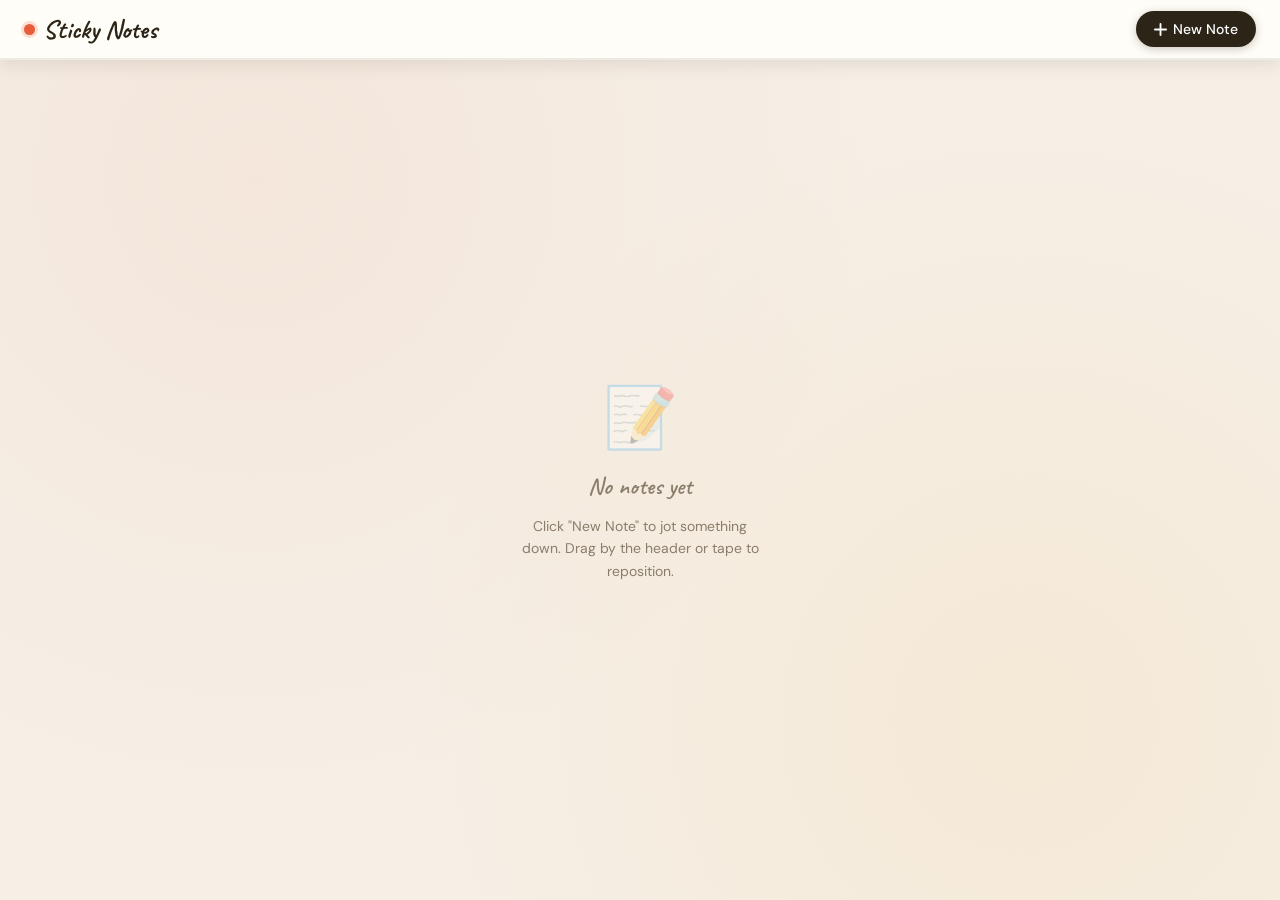
<file: sticky-notes.html>
<!DOCTYPE html>
<html lang="en">
<head>
<meta charset="UTF-8">
<meta name="viewport" content="width=device-width, initial-scale=1.0">
<title>Sticky Notes</title>
<link href="https://fonts.googleapis.com/css2?family=Caveat:wght@400;600;700&family=DM+Sans:wght@300;400;500&display=swap" rel="stylesheet">
<style>
  *, *::before, *::after { box-sizing: border-box; margin: 0; padding: 0; }

  :root {
    --bg: #f5efe6;
    --surface: #fffdf7;
    --ink: #2c2416;
    --ink-muted: #8a7d6b;
    --accent: #e85d3a;
    --shadow: rgba(44,36,22,0.12);
    --note-0: #fff9c4;
    --note-1: #ffd6d6;
    --note-2: #d4f1d4;
    --note-3: #cce5ff;
    --note-4: #f5d0fe;
    --note-5: #ffddb4;
  }

  body {
    font-family: 'DM Sans', sans-serif;
    background-color: var(--bg);
    min-height: 100vh;
    color: var(--ink);
    overflow-x: hidden;
    background-image:
      radial-gradient(circle at 20% 20%, rgba(232,93,58,0.06) 0%, transparent 50%),
      radial-gradient(circle at 80% 80%, rgba(245,166,35,0.08) 0%, transparent 50%);
  }

  header {
    background: var(--surface);
    border-bottom: 2px solid rgba(44,36,22,0.08);
    padding: 14px 24px;
    display: flex;
    align-items: center;
    justify-content: space-between;
    position: fixed;
    top: 0; left: 0; right: 0;
    z-index: 1000;
    box-shadow: 0 2px 20px var(--shadow);
    height: 60px;
  }

  .logo {
    font-family: 'Caveat', cursive;
    font-size: 26px;
    font-weight: 700;
    color: var(--ink);
    display: flex;
    align-items: center;
    gap: 8px;
    user-select: none;
  }

  .logo-pin {
    width: 11px; height: 11px;
    background: var(--accent);
    border-radius: 50%;
    box-shadow: 0 0 0 3px rgba(232,93,58,0.2);
  }

  .header-right { display: flex; align-items: center; gap: 16px; }

  .note-count {
    font-size: 13px;
    color: var(--ink-muted);
    user-select: none;
  }

  .add-btn {
    background: var(--ink);
    color: #fff;
    border: none;
    border-radius: 50px;
    padding: 9px 18px;
    font-family: 'DM Sans', sans-serif;
    font-size: 14px;
    font-weight: 500;
    cursor: pointer;
    display: flex;
    align-items: center;
    gap: 6px;
    transition: all 0.2s ease;
    box-shadow: 0 2px 8px rgba(44,36,22,0.25);
    user-select: none;
  }

  .add-btn:hover {
    background: var(--accent);
    transform: translateY(-1px);
    box-shadow: 0 4px 12px rgba(232,93,58,0.4);
  }

  .add-btn:active { transform: translateY(0); }
  .add-btn svg { transition: transform 0.2s; }
  .add-btn:hover svg { transform: rotate(90deg); }

  #canvas {
    position: relative;
    top: 60px;
    min-height: calc(100vh - 60px);
    width: 100%;
  }

  .empty-state {
    position: absolute;
    top: 50%;
    left: 50%;
    transform: translate(-50%, -50%);
    display: flex;
    flex-direction: column;
    align-items: center;
    gap: 14px;
    text-align: center;
    pointer-events: none;
  }

  .empty-icon {
    font-size: 60px;
    opacity: 0.35;
    animation: sway 3s ease-in-out infinite;
  }

  @keyframes sway {
    0%, 100% { transform: rotate(-3deg); }
    50%       { transform: rotate(3deg); }
  }

  .empty-state h2 {
    font-family: 'Caveat', cursive;
    font-size: 24px;
    font-weight: 600;
    color: var(--ink-muted);
  }

  .empty-state p {
    font-size: 14px;
    color: var(--ink-muted);
    max-width: 250px;
    line-height: 1.6;
  }

  .note {
    position: absolute;
    width: 240px;
    border-radius: 3px;
    box-shadow: 3px 4px 16px var(--shadow), 1px 1px 0 rgba(255,255,255,0.8) inset;
    display: flex;
    flex-direction: column;
    animation: noteIn 0.28s cubic-bezier(0.175, 0.885, 0.32, 1.275) both;
    transition: box-shadow 0.18s ease;
    will-change: left, top;
  }

  @keyframes noteIn {
    from { opacity: 0; transform: scale(0.82) rotate(-3deg); }
    to   { opacity: 1; transform: scale(1)   rotate(0deg); }
  }

  .note.is-dragging {
    box-shadow: 12px 18px 44px rgba(44,36,22,0.3) !important;
    z-index: 500 !important;
    animation: none;
    transform: rotate(2deg) scale(1.05) !important;
    transition: none !important;
    cursor: grabbing !important;
  }

  .note[data-color="0"] { background: var(--note-0); }
  .note[data-color="1"] { background: var(--note-1); }
  .note[data-color="2"] { background: var(--note-2); }
  .note[data-color="3"] { background: var(--note-3); }
  .note[data-color="4"] { background: var(--note-4); }
  .note[data-color="5"] { background: var(--note-5); }

  .note-tape {
    position: absolute;
    top: -12px;
    left: 50%;
    transform: translateX(-50%);
    width: 48px; height: 22px;
    background: rgba(255,255,255,0.55);
    border-radius: 2px;
    box-shadow: 0 1px 3px rgba(0,0,0,0.1);
    backdrop-filter: blur(2px);
    cursor: grab;
    z-index: 2;
  }

  .note-tape:active { cursor: grabbing; }

  .note-header {
    display: flex;
    align-items: center;
    justify-content: space-between;
    padding: 14px 14px 6px;
    cursor: grab;
    user-select: none;
  }

  .note-header:active { cursor: grabbing; }

  .drag-dots {
    display: grid;
    grid-template-columns: repeat(3, 4px);
    gap: 3px;
    opacity: 0.22;
    padding: 2px;
  }

  .drag-dots span {
    display: block;
    width: 3px; height: 3px;
    background: var(--ink);
    border-radius: 50%;
  }

  .note-date {
    font-size: 11px;
    color: rgba(44,36,22,0.4);
    font-weight: 500;
    letter-spacing: 0.3px;
    flex: 1;
    text-align: center;
  }

  .delete-btn {
    background: none;
    border: none;
    cursor: pointer;
    color: rgba(44,36,22,0.3);
    padding: 4px;
    border-radius: 50%;
    display: flex;
    align-items: center;
    justify-content: center;
    transition: all 0.15s ease;
    line-height: 1;
  }

  .delete-btn:hover {
    color: var(--accent);
    background: rgba(232,93,58,0.1);
    transform: scale(1.1);
  }

  .note-body { padding: 2px 16px 14px; flex: 1; }

  .note-text {
    font-family: 'Caveat', cursive;
    font-size: 19px;
    font-weight: 400;
    line-height: 1.55;
    color: var(--ink);
    width: 100%;
    min-height: 80px;
    background: none;
    border: none;
    resize: none;
    outline: none;
    cursor: text;
    caret-color: var(--accent);
    overflow: hidden;
  }

  .note-text::placeholder { color: rgba(44,36,22,0.25); font-style: italic; }

  .note-footer {
    display: flex;
    justify-content: flex-end;
    padding: 0 14px 12px;
  }

  .colors-list { display: flex; gap: 5px; align-items: center; }

  .color-dot {
    width: 13px; height: 13px;
    border-radius: 50%;
    border: 2px solid rgba(255,255,255,0.5);
    cursor: pointer;
    transition: transform 0.15s, box-shadow 0.15s;
    opacity: 0.6;
  }

  .color-dot:hover { transform: scale(1.3); opacity: 1; }
  .color-dot.active { transform: scale(1.2); opacity: 1; box-shadow: 0 0 0 2px rgba(44,36,22,0.35); }

  @media (max-width: 500px) {
    header { padding: 12px 14px; }
    .logo { font-size: 22px; }
    .add-btn span { display: none; }
    .add-btn { padding: 9px 12px; }
    .note { width: 160px; }
    .note-text { font-size: 17px; }
  }
</style>
</head>
<body>

<header>
  <div class="logo">
    <div class="logo-pin"></div>
    Sticky Notes
  </div>
  <div class="header-right">
    <span class="note-count" id="noteCount"></span>
    <button class="add-btn" id="addBtn">
      <svg width="13" height="13" viewBox="0 0 14 14" fill="none">
        <path d="M7 1v12M1 7h12" stroke="currentColor" stroke-width="2" stroke-linecap="round"/>
      </svg>
      <span>New Note</span>
    </button>
  </div>
</header>

<div id="canvas">
  <div id="emptyState" class="empty-state">
    <div class="empty-icon">📝</div>
    <h2>No notes yet</h2>
    <p>Click "New Note" to jot something down. Drag by the header or tape to reposition.</p>
  </div>
</div>

<script>
(function () {
  const COLORS = ['#fff9c4','#ffd6d6','#d4f1d4','#cce5ff','#f5d0fe','#ffddb4'];
  const PLACEHOLDERS = [
    'Jot something down\u2026',
    'What\'s on your mind?',
    'Add a thought\u2026',
    'Don\'t forget\u2026',
    'Important!',
    'Idea\u2026',
  ];
  const STORAGE_KEY = 'sticky-notes-v3';
  const HEADER_H = 60;

  function noteW() { return window.innerWidth <= 500 ? 160 : 240; }

  let notes = [];
  let topZ  = 10;
  let drag  = null;

  /* ── Persistence ── */
  function load() {
    try { notes = JSON.parse(localStorage.getItem(STORAGE_KEY)) || []; }
    catch { notes = []; }
  }

  function save() {
    localStorage.setItem(STORAGE_KEY, JSON.stringify(notes));
    const c = document.getElementById('noteCount');
    c.textContent = notes.length ? notes.length + ' note' + (notes.length !== 1 ? 's' : '') : '';
    document.getElementById('emptyState').style.display = notes.length ? 'none' : 'flex';
  }

  /* ── Spawn position: just below the lowest existing note ── */
  function spawnPos() {
    var pad = 32;
    var nw  = noteW();
    var gap = 20;

    // Find the bottom edge of every rendered note
    var els = document.querySelectorAll('#canvas .note');
    var lowestBottom = HEADER_H + 40; // default when canvas is empty
    els.forEach(function(el) {
      var bottom = el.offsetTop + el.offsetHeight;
      if (bottom > lowestBottom) lowestBottom = bottom;
    });

    // Spread across columns so stacked notes don't perfectly overlap
    var cols = Math.max(1, Math.floor((window.innerWidth - pad * 2) / (nw + gap)));
    var col  = notes.length % cols;
    var x    = pad + col * (nw + gap);
    var y    = lowestBottom + gap;

    return { x: x, y: y };
  }

  /* ── Add note ── */
  function addNote() {
    const pos  = spawnPos();
    const note = {
      id:      Date.now(),
      text:    '',
      color:   Math.floor(Math.random() * COLORS.length),
      created: new Date().toLocaleDateString('en-GB', { day: 'numeric', month: 'short' }),
      x: pos.x, y: pos.y,
      z: ++topZ,
    };
    notes.unshift(note);
    save();
    const el = buildEl(note, true);
    document.getElementById('canvas').appendChild(el);
    setTimeout(function() { el.querySelector('.note-text').focus(); }, 40);
  }

  /* ── Build DOM element ── */
  function buildEl(note, isNew) {
    const el = document.createElement('div');
    el.className   = 'note';
    el.dataset.id  = note.id;
    el.dataset.color = note.color;
    el.style.left  = note.x + 'px';
    el.style.top   = note.y + 'px';
    el.style.zIndex = note.z || 10;
    if (!isNew) el.style.animation = 'none';

    const dotsHtml = '<div class="drag-dots">' + '<span></span>'.repeat(6) + '</div>';

    const colorDotsHtml = COLORS.map(function(c, ci) {
      return '<div class="color-dot' + (ci === note.color ? ' active' : '') +
             '" data-ci="' + ci + '" style="background:' + c + '" title="Change colour"></div>';
    }).join('');

    el.innerHTML =
      '<div class="note-tape"></div>' +
      '<div class="note-header">' +
        dotsHtml +
        '<span class="note-date">' + note.created + '</span>' +
        '<button class="delete-btn" title="Delete">' +
          '<svg width="13" height="13" viewBox="0 0 14 14" fill="none">' +
            '<path d="M2 2l10 10M12 2L2 12" stroke="currentColor" stroke-width="1.8" stroke-linecap="round"/>' +
          '</svg>' +
        '</button>' +
      '</div>' +
      '<div class="note-body">' +
        '<textarea class="note-text" placeholder="' + PLACEHOLDERS[notes.length % PLACEHOLDERS.length] + '">' +
          escHtml(note.text) +
        '</textarea>' +
      '</div>' +
      '<div class="note-footer"><div class="colors-list">' + colorDotsHtml + '</div></div>';

    /* textarea */
    var ta = el.querySelector('.note-text');
    autoResize(ta);
    ta.addEventListener('input', function() {
      autoResize(ta);
      updateField(note.id, 'text', ta.value);
    });
    /* prevent drag when interacting with textarea */
    ta.addEventListener('mousedown',  function(e) { e.stopPropagation(); });
    ta.addEventListener('touchstart', function(e) { e.stopPropagation(); }, { passive: true });

    /* delete */
    el.querySelector('.delete-btn').addEventListener('click', function(e) {
      e.stopPropagation();
      deleteNote(note.id, el);
    });

    /* colour dots */
    el.querySelectorAll('.color-dot').forEach(function(dot) {
      dot.addEventListener('click', function(e) {
        e.stopPropagation();
        var ci = parseInt(dot.dataset.ci);
        updateField(note.id, 'color', ci);
        el.dataset.color = ci;
        el.querySelectorAll('.color-dot').forEach(function(d) {
          d.classList.toggle('active', parseInt(d.dataset.ci) === ci);
        });
      });
    });

    /* drag handles: header + tape */
    [el.querySelector('.note-header'), el.querySelector('.note-tape')].forEach(function(handle) {
      handle.addEventListener('mousedown',  function(e) { startDrag(e, el, note); });
      handle.addEventListener('touchstart', function(e) { startDrag(e, el, note); }, { passive: false });
    });

    /* bring to front on any press */
    el.addEventListener('mousedown',  function() { bringToFront(el, note); });
    el.addEventListener('touchstart', function() { bringToFront(el, note); }, { passive: true });

    return el;
  }

  /* ── Drag ── */
  function startDrag(e, el, note) {
    if (e.target.closest('textarea, button, .color-dot')) return;
    e.preventDefault();

    bringToFront(el, note);

    var touch = e.touches ? e.touches[0] : e;
    var rect  = el.getBoundingClientRect();

    drag = {
      el:   el,
      note: note,
      ox:   touch.clientX - rect.left,
      oy:   touch.clientY - rect.top,
    };

    el.classList.add('is-dragging');
    document.addEventListener('mousemove', onMove);
    document.addEventListener('mouseup',   stopDrag);
    document.addEventListener('touchmove', onMove,    { passive: false });
    document.addEventListener('touchend',  stopDrag);
  }

  function onMove(e) {
    if (!drag) return;
    e.preventDefault();
    var touch  = e.touches ? e.touches[0] : e;
    var canvas = document.getElementById('canvas');
    var cr     = canvas.getBoundingClientRect();
    var nw     = noteW();

    var x = touch.clientX - cr.left - drag.ox;
    var y = touch.clientY - cr.top  - drag.oy;

    /* soft boundary — allow slight overhang but not full loss */
    x = Math.max(-(nw * 0.4), x);
    y = Math.max(0, y);

    drag.el.style.left  = x + 'px';
    drag.el.style.top   = y + 'px';
    drag.note.x = x;
    drag.note.y = y;
  }

  function stopDrag() {
    if (!drag) return;
    drag.el.classList.remove('is-dragging');
    save();
    drag = null;
    document.removeEventListener('mousemove', onMove);
    document.removeEventListener('mouseup',   stopDrag);
    document.removeEventListener('touchmove', onMove);
    document.removeEventListener('touchend',  stopDrag);
  }

  function bringToFront(el, note) {
    note.z     = ++topZ;
    el.style.zIndex = note.z;
  }

  /* ── Helpers ── */
  function updateField(id, field, value) {
    var note = notes.find(function(n) { return n.id === id; });
    if (note) { note[field] = value; save(); }
  }

  function deleteNote(id, el) {
    el.style.transition = 'all 0.22s ease';
    el.style.transform  = 'scale(0.75) rotate(6deg)';
    el.style.opacity    = '0';
    setTimeout(function() {
      el.remove();
      notes = notes.filter(function(n) { return n.id !== id; });
      save();
    }, 220);
  }

  function autoResize(ta) {
    ta.style.height = 'auto';
    ta.style.height = ta.scrollHeight + 'px';
  }

  function escHtml(s) {
    return String(s)
      .replace(/&/g, '&amp;')
      .replace(/</g, '&lt;')
      .replace(/>/g, '&gt;')
      .replace(/"/g, '&quot;');
  }

  /* ── Boot ── */
  load();
  if (notes.length) {
    topZ = Math.max.apply(null, notes.map(function(n) { return n.z || 10; }));
  }

  var canvas = document.getElementById('canvas');
  document.getElementById('emptyState').style.display = notes.length ? 'none' : 'flex';
  notes.forEach(function(note) { canvas.appendChild(buildEl(note, false)); });

  document.getElementById('noteCount').textContent =
    notes.length ? notes.length + ' note' + (notes.length !== 1 ? 's' : '') : '';

  document.getElementById('addBtn').addEventListener('click', addNote);
})();
</script>
</body>
</html>
</file>
<file: train-game/index.css>
:root {
    --bg-color: #f0f8ff; /* AliceBlue */
    --text-color: #2c3e50;
    --primary-color: #3498db;
    --secondary-color: #e74c3c;
    --accent-color: #f1c40f;
    --card-bg: #ffffff;
}

* {
    box-sizing: border-box;
    margin: 0;
    padding: 0;
}

body {
    font-family: 'Quicksand', sans-serif;
    background-color: var(--bg-color);
    color: var(--text-color);
    display: flex;
    justify-content: center;
    align-items: center;
    min-height: 100vh;
    padding: 20px;
    background-image: radial-gradient(circle at 50% 50%, #e0f7fa 0%, var(--bg-color) 100%);
}

#game-container {
    background-color: var(--card-bg);
    border-radius: 20px;
    box-shadow: 0 10px 30px rgba(0, 0, 0, 0.1);
    max-width: 800px;
    width: 100%;
    overflow: hidden;
    position: relative;
    border: 4px solid var(--primary-color);
    transition: transform 0.3s ease;
}

#image-container {
    width: 100%;
    height: 400px;
    background-color: #dde1e7;
    display: flex;
    justify-content: center;
    align-items: center;
    overflow: hidden;
}

#scene-image {
    width: 100%;
    height: 100%;
    object-fit: cover;
    animation: fadeIn 0.8s ease-in-out;
}

#story-container {
    padding: 30px 40px;
    text-align: center;
    min-height: 150px;
    display: flex;
    align-items: center;
    justify-content: center;
}

#story-text {
    font-size: 1.5rem;
    line-height: 1.6;
    font-weight: 700;
    color: var(--text-color);
    animation: slideUp 0.5s ease;
}

#choices-container {
    display: flex;
    flex-wrap: wrap;
    gap: 15px;
    padding: 0 40px 40px;
    justify-content: center;
}

.choice-btn {
    flex: 1;
    min-width: 250px;
    padding: 15px 20px;
    font-family: 'Quicksand', sans-serif;
    font-size: 1.2rem;
    font-weight: 700;
    color: white;
    background-color: var(--primary-color);
    border: none;
    border-radius: 12px;
    cursor: pointer;
    transition: all 0.2s cubic-bezier(0.175, 0.885, 0.32, 1.275);
    box-shadow: 0 4px 0px #2980b9;
}

.choice-btn:hover {
    transform: translateY(-2px);
    box-shadow: 0 6px 0px #2980b9;
    background-color: #3aa1e4;
}

.choice-btn:active {
    transform: translateY(2px);
    box-shadow: 0 2px 0px #2980b9;
}

/* Secondary choice styling */
.choice-btn:nth-child(2) {
    background-color: var(--secondary-color);
    box-shadow: 0 4px 0px #c0392b;
}

.choice-btn:nth-child(2):hover {
    box-shadow: 0 6px 0px #c0392b;
    background-color: #e95949;
}

.choice-btn:nth-child(2):active {
    box-shadow: 0 2px 0px #c0392b;
}

/* Tertiary choice styling */
.choice-btn:nth-child(3) {
    background-color: #27ae60;
    box-shadow: 0 4px 0px #2ecc71;
}

#sound-toggle {
    position: fixed;
    bottom: 20px;
    right: 20px;
    width: 60px;
    height: 60px;
    border-radius: 50%;
    background-color: var(--card-bg);
    border: 3px solid var(--accent-color);
    font-size: 1.5rem;
    cursor: pointer;
    box-shadow: 0 4px 10px rgba(0,0,0,0.1);
    transition: transform 0.2s;
    z-index: 100;
}

#sound-toggle:hover {
    transform: scale(1.1);
}

@keyframes fadeIn {
    from { opacity: 0; }
    to { opacity: 1; }
}

@keyframes slideUp {
    from { opacity: 0; transform: translateY(20px); }
    to { opacity: 1; transform: translateY(0); }
}

@media (max-width: 600px) {
    #image-container {
        height: 250px;
    }
    #story-text {
        font-size: 1.2rem;
    }
    .choice-btn {
        min-width: 100%;
    }
}
</file>
